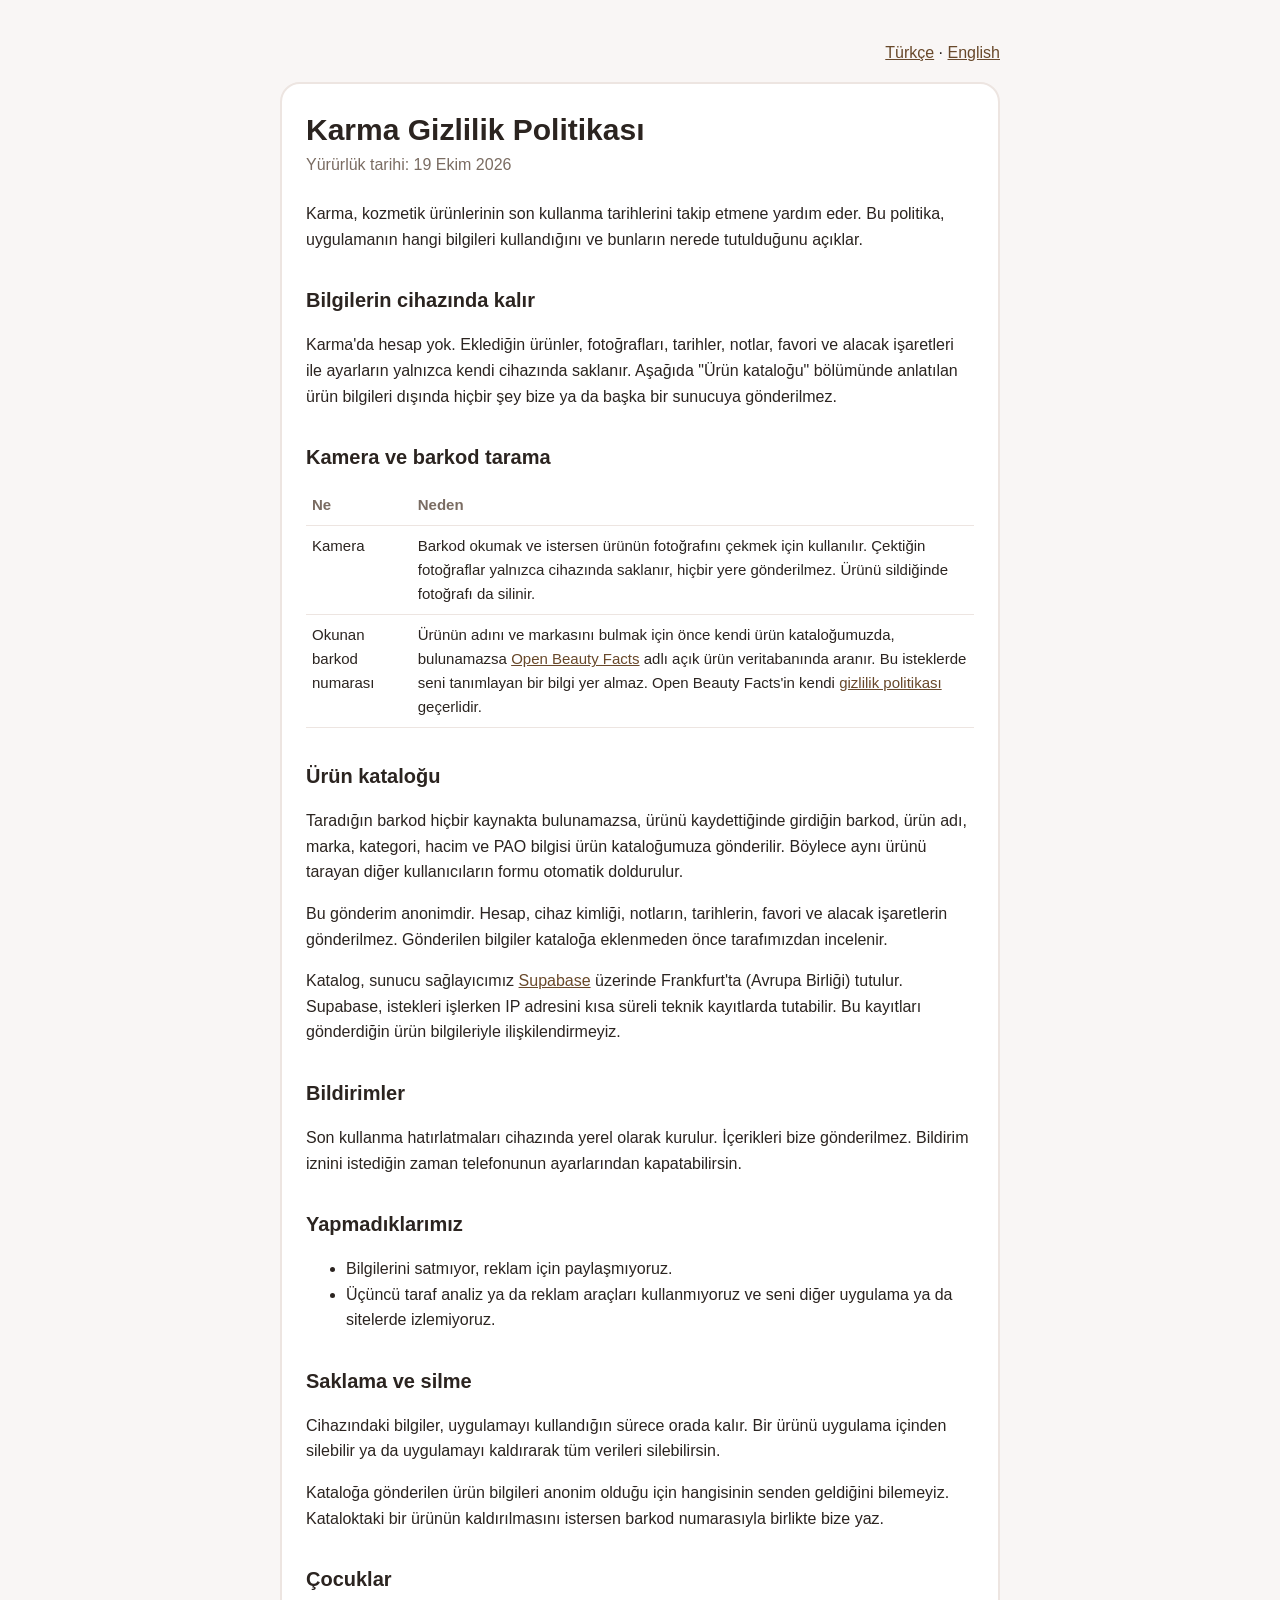
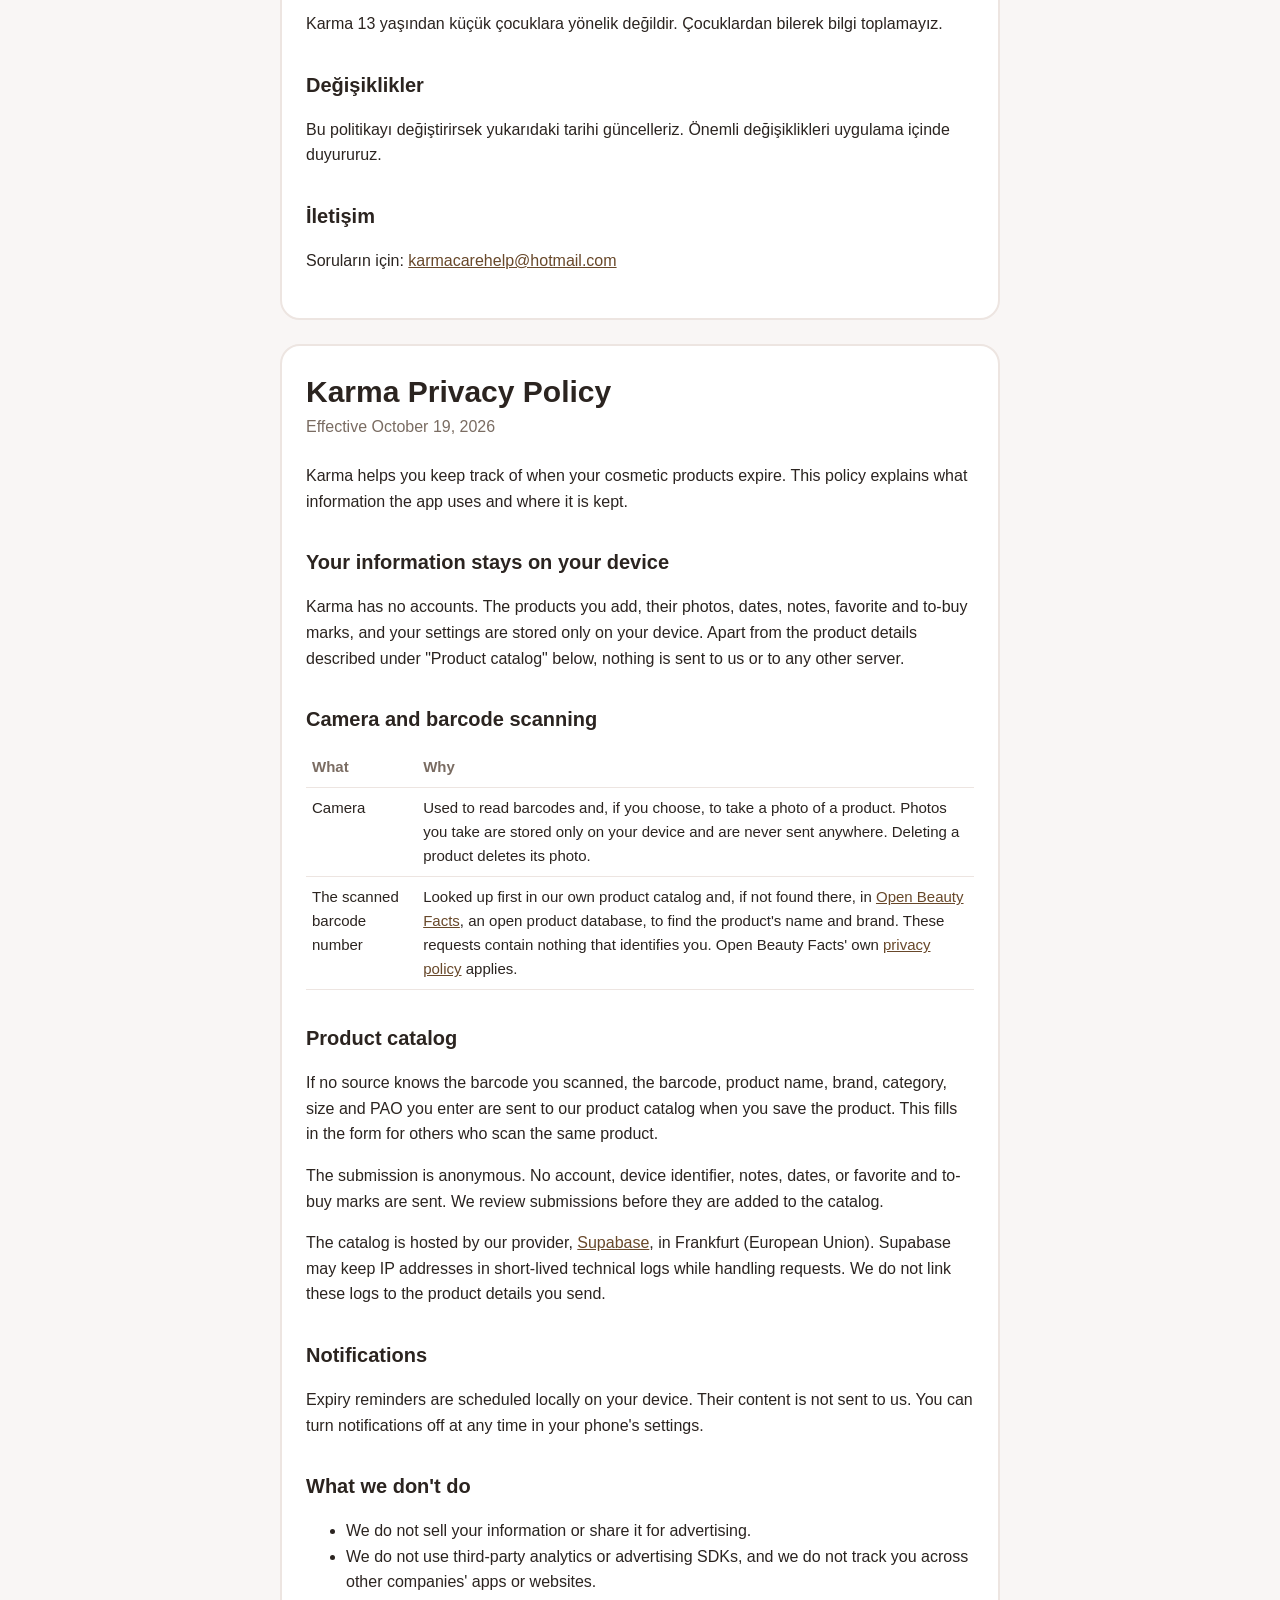
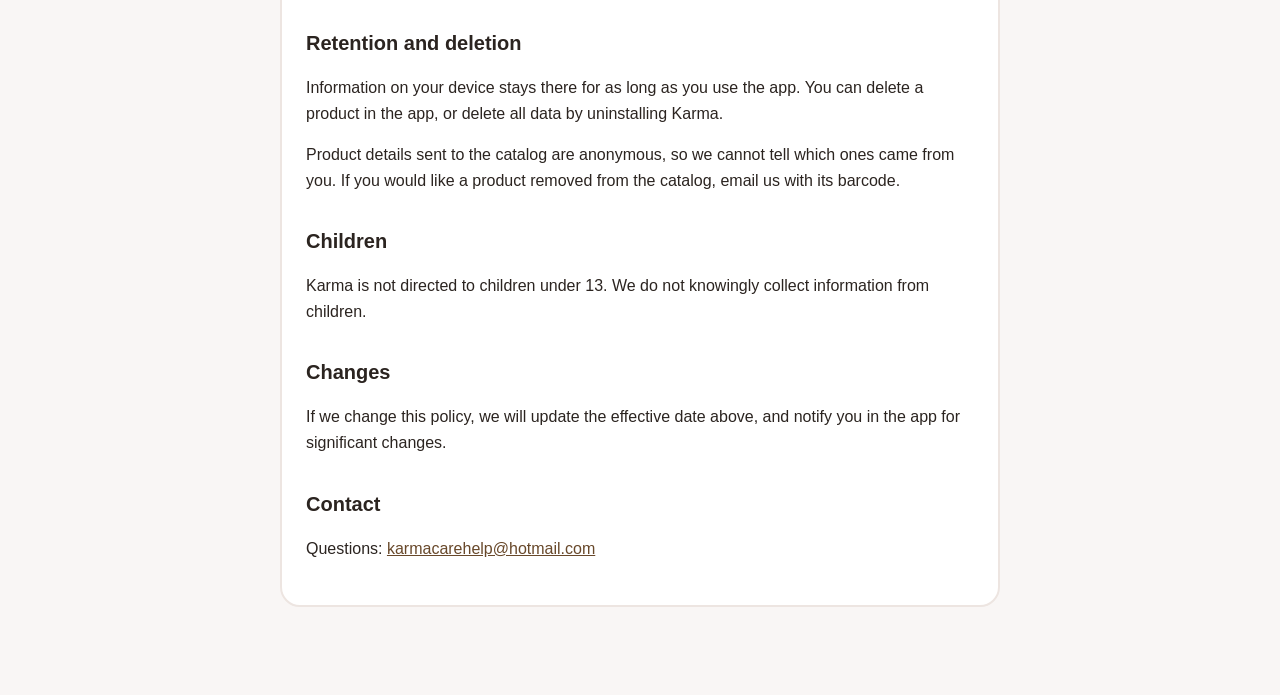
<file: index.html>
<!doctype html>
<html lang="en">
<head>
<meta charset="utf-8">
<meta name="viewport" content="width=device-width, initial-scale=1">
<title>Karma Legal</title>
<meta http-equiv="refresh" content="0; url=privacy.html">
</head>
<body>
<p><a href="privacy.html">Karma Privacy Policy</a></p>
</body>
</html>
</file>
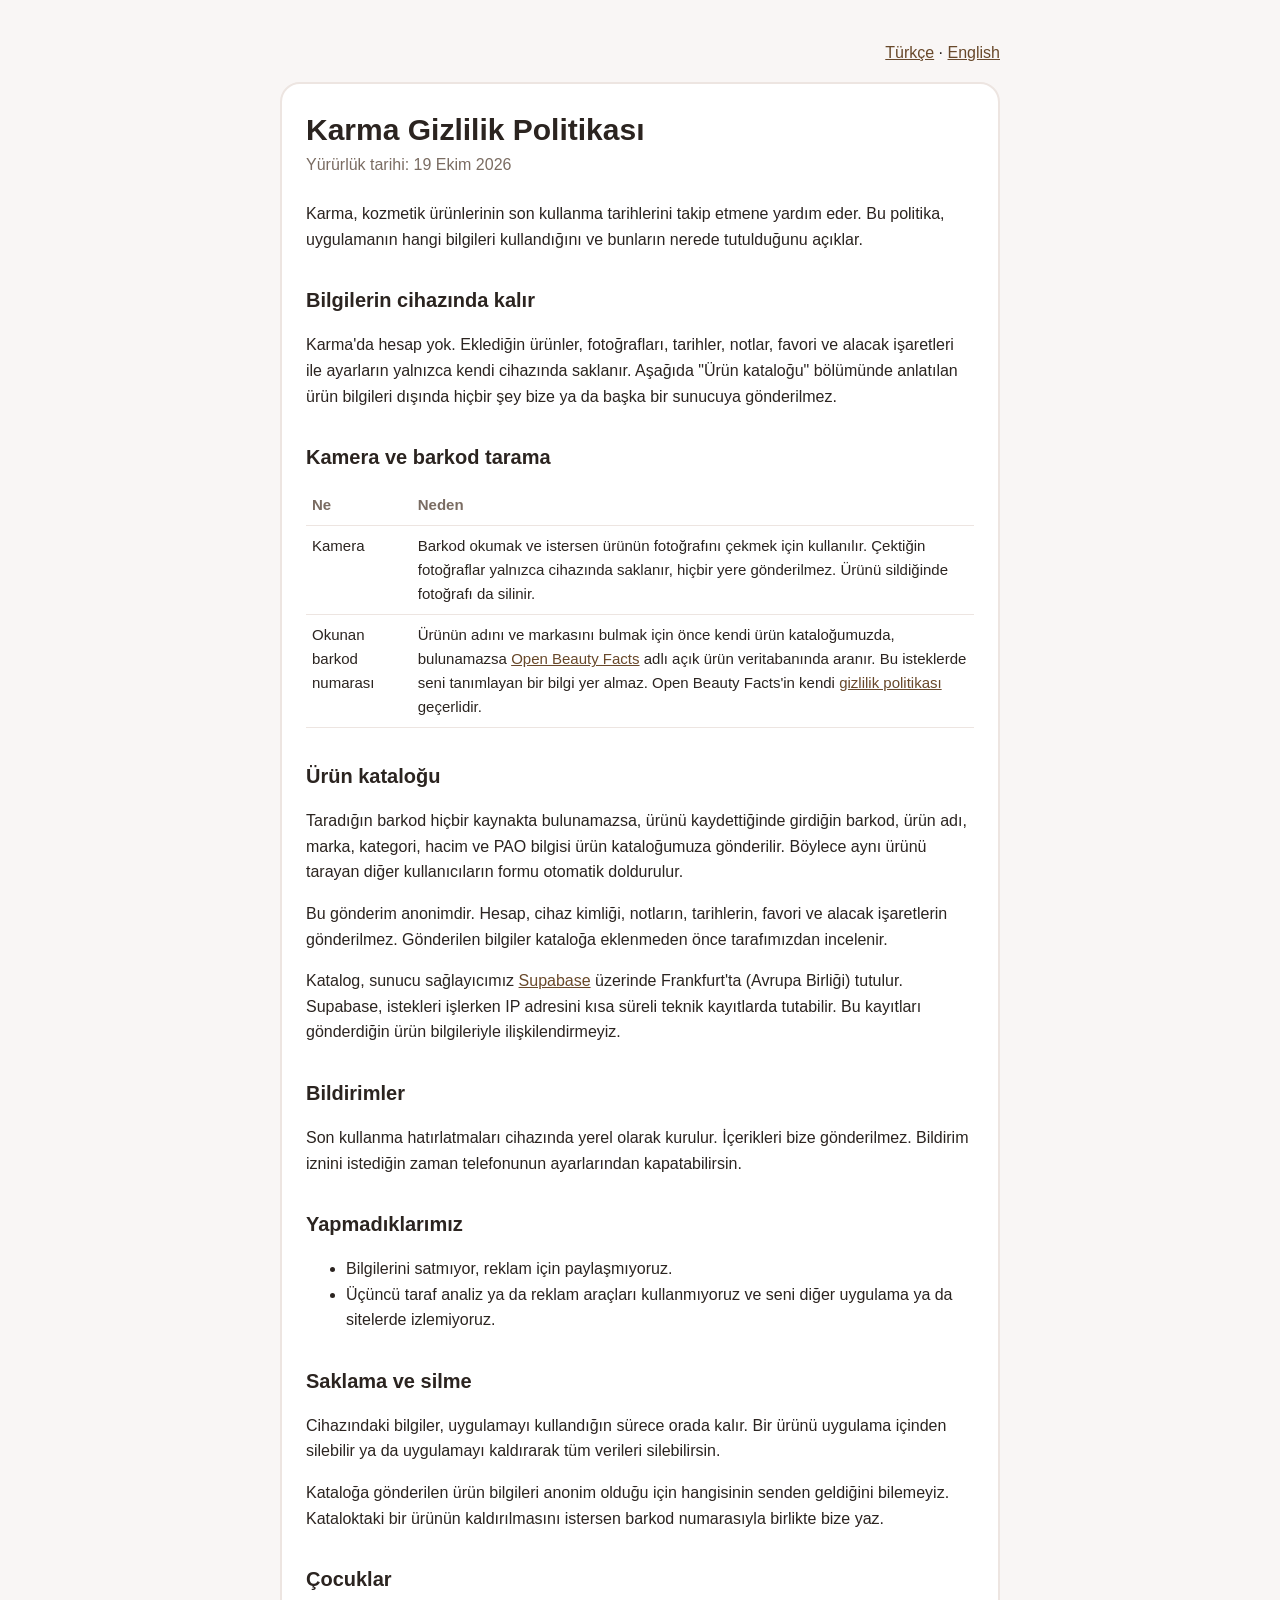
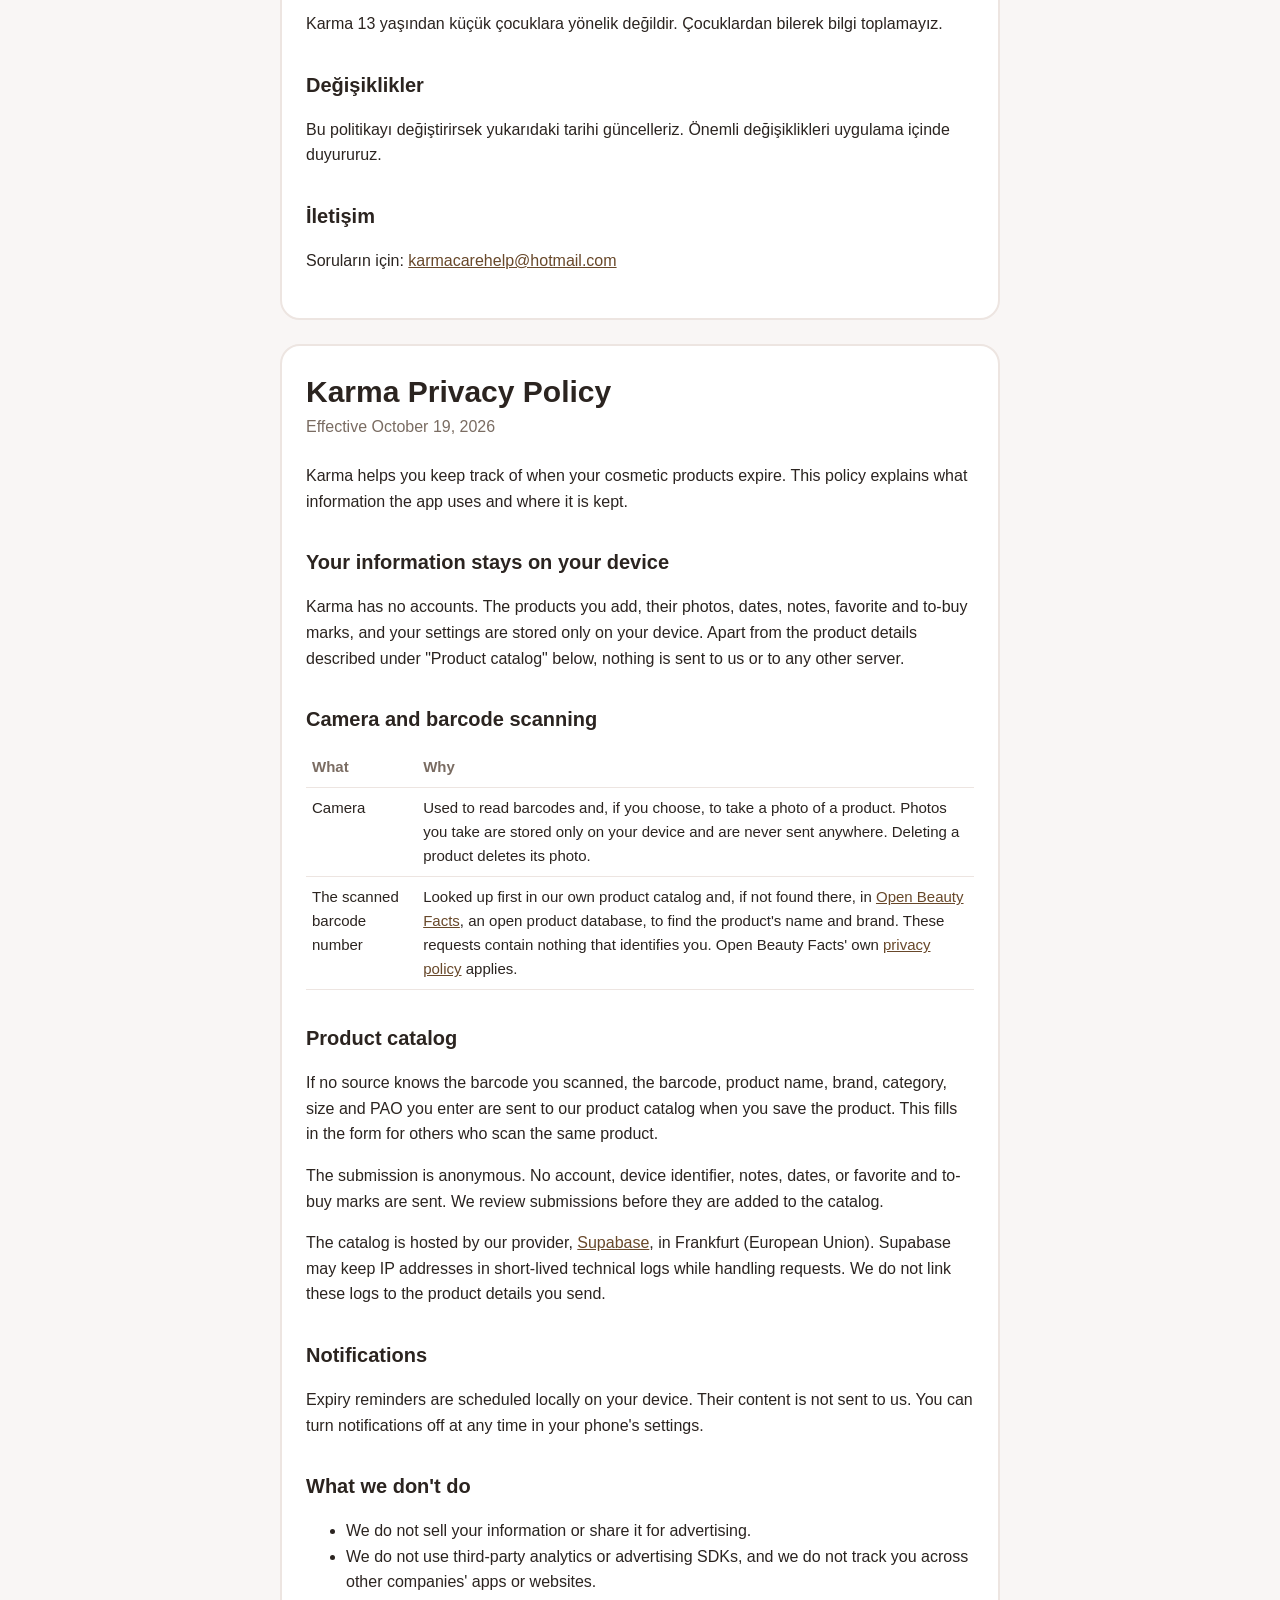
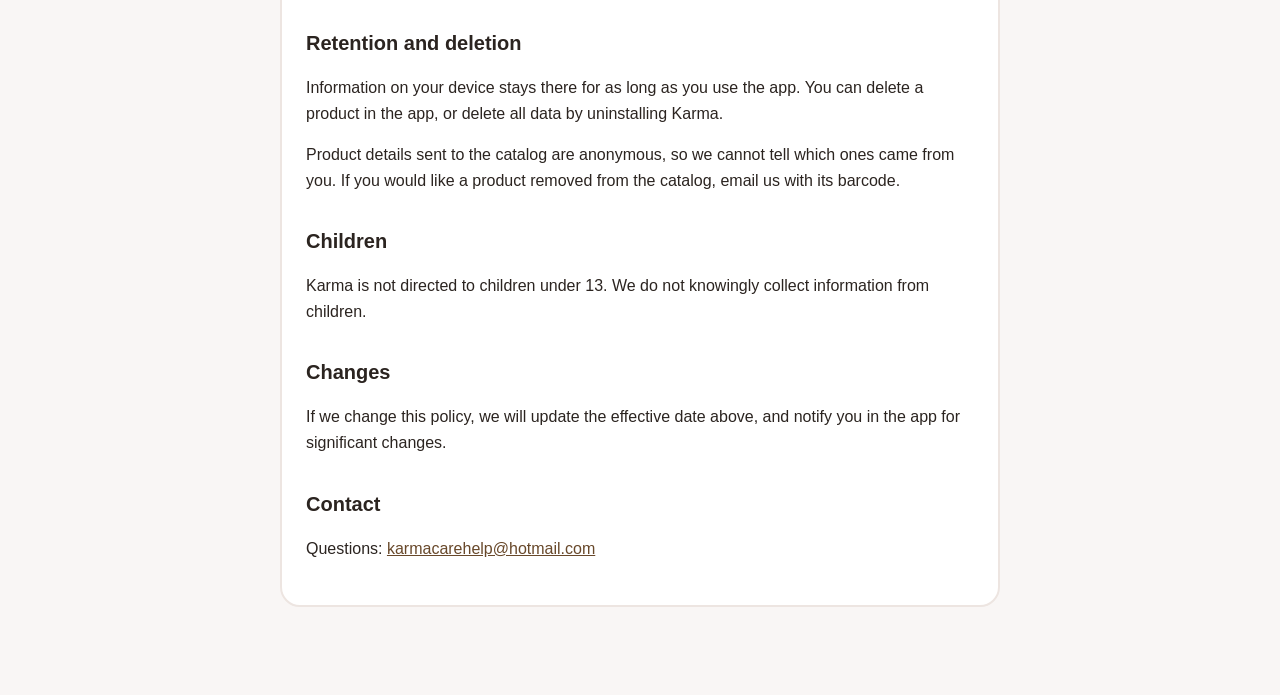
<file: privacy.html>
<!doctype html>
<html lang="tr">
<head>
<meta charset="utf-8">
<meta name="viewport" content="width=device-width, initial-scale=1">
<title>Karma Privacy Policy</title>
<link rel="stylesheet" href="style.css">
</head>
<body>
<main>
<p class="lang"><a href="#tr">Türkçe</a> · <a href="#en">English</a></p>

<article id="tr" lang="tr">
<h1>Karma Gizlilik Politikası</h1>
<p class="meta">Yürürlük tarihi: 19 Ekim 2026</p>

<p>Karma, kozmetik ürünlerinin son kullanma tarihlerini takip etmene yardım eder. Bu politika, uygulamanın hangi bilgileri kullandığını ve bunların nerede tutulduğunu açıklar.</p>

<h2>Bilgilerin cihazında kalır</h2>
<p>Karma'da hesap yok. Eklediğin ürünler, fotoğrafları, tarihler, notlar, favori ve alacak işaretleri ile ayarların yalnızca kendi cihazında saklanır. Aşağıda "Ürün kataloğu" bölümünde anlatılan ürün bilgileri dışında hiçbir şey bize ya da başka bir sunucuya gönderilmez.</p>

<h2>Kamera ve barkod tarama</h2>
<table>
  <tr><th>Ne</th><th>Neden</th></tr>
  <tr><td>Kamera</td><td>Barkod okumak ve istersen ürünün fotoğrafını çekmek için kullanılır. Çektiğin fotoğraflar yalnızca cihazında saklanır, hiçbir yere gönderilmez. Ürünü sildiğinde fotoğrafı da silinir.</td></tr>
  <tr><td>Okunan barkod numarası</td><td>Ürünün adını ve markasını bulmak için önce kendi ürün kataloğumuzda, bulunamazsa <a href="https://world.openbeautyfacts.org">Open Beauty Facts</a> adlı açık ürün veritabanında aranır. Bu isteklerde seni tanımlayan bir bilgi yer almaz. Open Beauty Facts'in kendi <a href="https://world.openbeautyfacts.org/privacy">gizlilik politikası</a> geçerlidir.</td></tr>
</table>

<h2>Ürün kataloğu</h2>
<p>Taradığın barkod hiçbir kaynakta bulunamazsa, ürünü kaydettiğinde girdiğin barkod, ürün adı, marka, kategori, hacim ve PAO bilgisi ürün kataloğumuza gönderilir. Böylece aynı ürünü tarayan diğer kullanıcıların formu otomatik doldurulur.</p>
<p>Bu gönderim anonimdir. Hesap, cihaz kimliği, notların, tarihlerin, favori ve alacak işaretlerin gönderilmez. Gönderilen bilgiler kataloğa eklenmeden önce tarafımızdan incelenir.</p>
<p>Katalog, sunucu sağlayıcımız <a href="https://supabase.com">Supabase</a> üzerinde Frankfurt'ta (Avrupa Birliği) tutulur. Supabase, istekleri işlerken IP adresini kısa süreli teknik kayıtlarda tutabilir. Bu kayıtları gönderdiğin ürün bilgileriyle ilişkilendirmeyiz.</p>

<h2>Bildirimler</h2>
<p>Son kullanma hatırlatmaları cihazında yerel olarak kurulur. İçerikleri bize gönderilmez. Bildirim iznini istediğin zaman telefonunun ayarlarından kapatabilirsin.</p>

<h2>Yapmadıklarımız</h2>
<ul>
  <li>Bilgilerini satmıyor, reklam için paylaşmıyoruz.</li>
  <li>Üçüncü taraf analiz ya da reklam araçları kullanmıyoruz ve seni diğer uygulama ya da sitelerde izlemiyoruz.</li>
</ul>

<h2>Saklama ve silme</h2>
<p>Cihazındaki bilgiler, uygulamayı kullandığın sürece orada kalır. Bir ürünü uygulama içinden silebilir ya da uygulamayı kaldırarak tüm verileri silebilirsin.</p>
<p>Kataloğa gönderilen ürün bilgileri anonim olduğu için hangisinin senden geldiğini bilemeyiz. Kataloktaki bir ürünün kaldırılmasını istersen barkod numarasıyla birlikte bize yaz.</p>

<h2>Çocuklar</h2>
<p>Karma 13 yaşından küçük çocuklara yönelik değildir. Çocuklardan bilerek bilgi toplamayız.</p>

<h2>Değişiklikler</h2>
<p>Bu politikayı değiştirirsek yukarıdaki tarihi güncelleriz. Önemli değişiklikleri uygulama içinde duyururuz.</p>

<h2>İletişim</h2>
<p>Soruların için: <a href="mailto:karmacarehelp@hotmail.com">karmacarehelp@hotmail.com</a></p>
</article>

<article id="en" lang="en">
<h1>Karma Privacy Policy</h1>
<p class="meta">Effective October 19, 2026</p>

<p>Karma helps you keep track of when your cosmetic products expire. This policy explains what information the app uses and where it is kept.</p>

<h2>Your information stays on your device</h2>
<p>Karma has no accounts. The products you add, their photos, dates, notes, favorite and to-buy marks, and your settings are stored only on your device. Apart from the product details described under "Product catalog" below, nothing is sent to us or to any other server.</p>

<h2>Camera and barcode scanning</h2>
<table>
  <tr><th>What</th><th>Why</th></tr>
  <tr><td>Camera</td><td>Used to read barcodes and, if you choose, to take a photo of a product. Photos you take are stored only on your device and are never sent anywhere. Deleting a product deletes its photo.</td></tr>
  <tr><td>The scanned barcode number</td><td>Looked up first in our own product catalog and, if not found there, in <a href="https://world.openbeautyfacts.org">Open Beauty Facts</a>, an open product database, to find the product's name and brand. These requests contain nothing that identifies you. Open Beauty Facts' own <a href="https://world.openbeautyfacts.org/privacy">privacy policy</a> applies.</td></tr>
</table>

<h2>Product catalog</h2>
<p>If no source knows the barcode you scanned, the barcode, product name, brand, category, size and PAO you enter are sent to our product catalog when you save the product. This fills in the form for others who scan the same product.</p>
<p>The submission is anonymous. No account, device identifier, notes, dates, or favorite and to-buy marks are sent. We review submissions before they are added to the catalog.</p>
<p>The catalog is hosted by our provider, <a href="https://supabase.com">Supabase</a>, in Frankfurt (European Union). Supabase may keep IP addresses in short-lived technical logs while handling requests. We do not link these logs to the product details you send.</p>

<h2>Notifications</h2>
<p>Expiry reminders are scheduled locally on your device. Their content is not sent to us. You can turn notifications off at any time in your phone's settings.</p>

<h2>What we don't do</h2>
<ul>
  <li>We do not sell your information or share it for advertising.</li>
  <li>We do not use third-party analytics or advertising SDKs, and we do not track you across other companies' apps or websites.</li>
</ul>

<h2>Retention and deletion</h2>
<p>Information on your device stays there for as long as you use the app. You can delete a product in the app, or delete all data by uninstalling Karma.</p>
<p>Product details sent to the catalog are anonymous, so we cannot tell which ones came from you. If you would like a product removed from the catalog, email us with its barcode.</p>

<h2>Children</h2>
<p>Karma is not directed to children under 13. We do not knowingly collect information from children.</p>

<h2>Changes</h2>
<p>If we change this policy, we will update the effective date above, and notify you in the app for significant changes.</p>

<h2>Contact</h2>
<p>Questions: <a href="mailto:karmacarehelp@hotmail.com">karmacarehelp@hotmail.com</a></p>
</article>
</main>
</body>
</html>
</file>
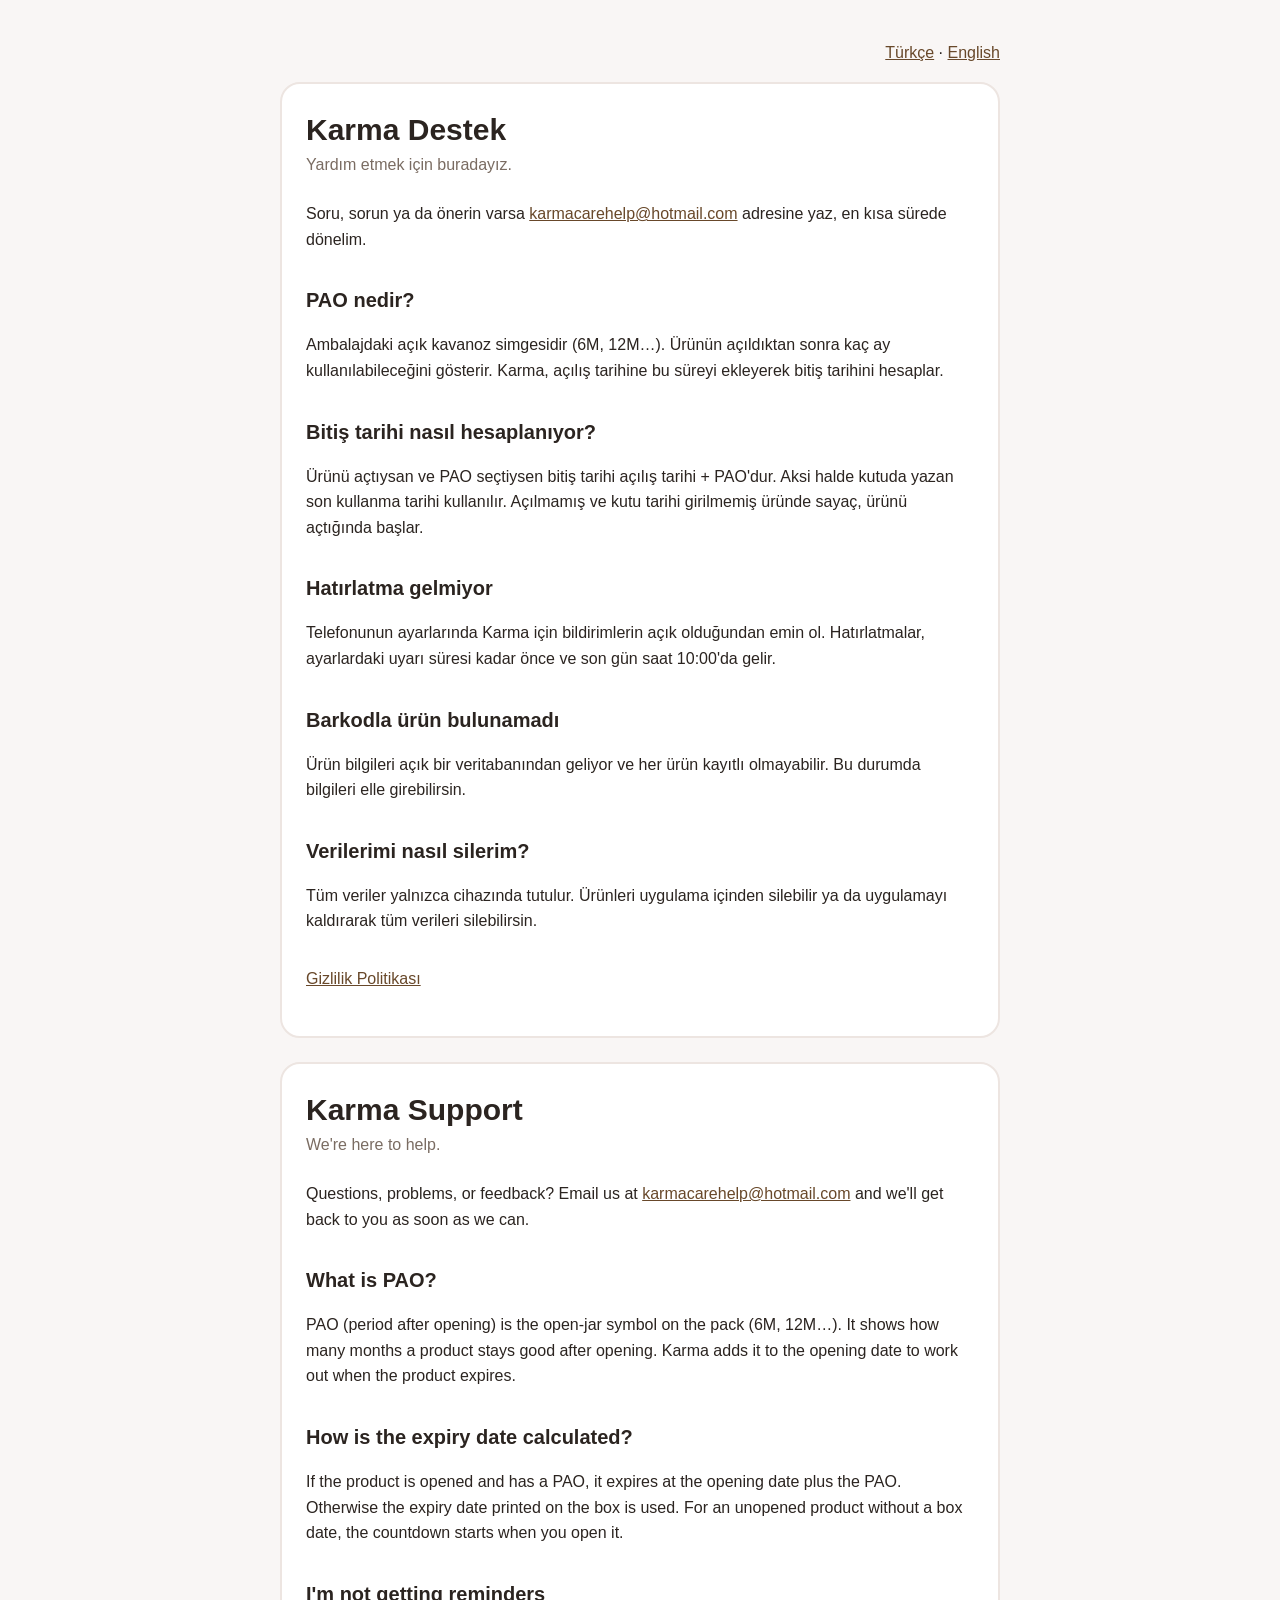
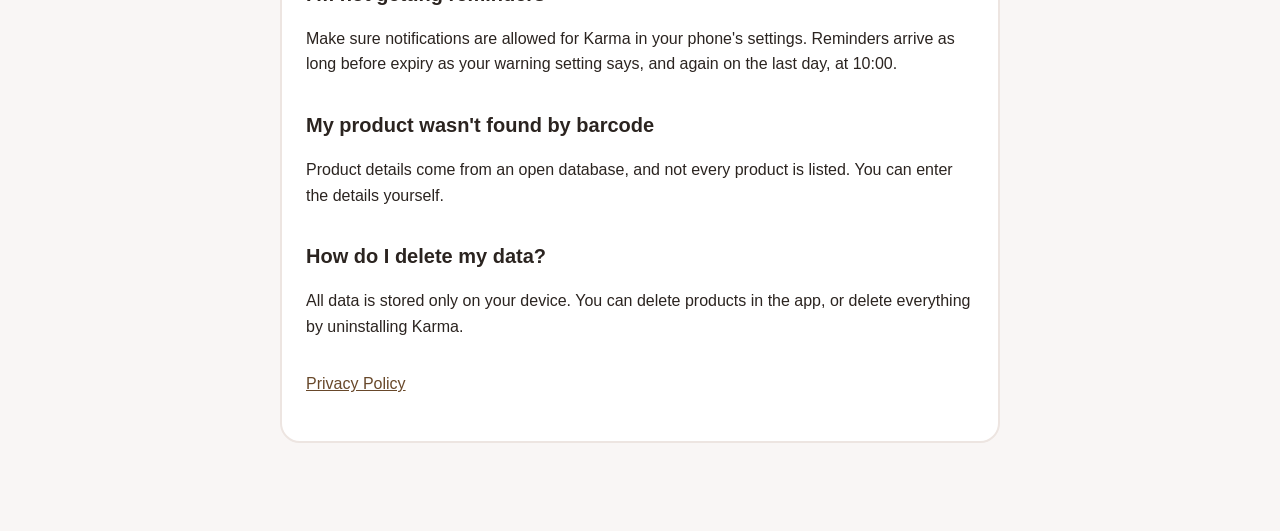
<file: support.html>
<!doctype html>
<html lang="tr">
<head>
<meta charset="utf-8">
<meta name="viewport" content="width=device-width, initial-scale=1">
<title>Karma Support</title>
<link rel="stylesheet" href="style.css">
</head>
<body>
<main>
<p class="lang"><a href="#tr">Türkçe</a> · <a href="#en">English</a></p>

<article id="tr" lang="tr">
<h1>Karma Destek</h1>
<p class="meta">Yardım etmek için buradayız.</p>

<p>Soru, sorun ya da önerin varsa <a href="mailto:karmacarehelp@hotmail.com">karmacarehelp@hotmail.com</a> adresine yaz, en kısa sürede dönelim.</p>

<h2>PAO nedir?</h2>
<p>Ambalajdaki açık kavanoz simgesidir (6M, 12M…). Ürünün açıldıktan sonra kaç ay kullanılabileceğini gösterir. Karma, açılış tarihine bu süreyi ekleyerek bitiş tarihini hesaplar.</p>

<h2>Bitiş tarihi nasıl hesaplanıyor?</h2>
<p>Ürünü açtıysan ve PAO seçtiysen bitiş tarihi açılış tarihi + PAO'dur. Aksi halde kutuda yazan son kullanma tarihi kullanılır. Açılmamış ve kutu tarihi girilmemiş üründe sayaç, ürünü açtığında başlar.</p>

<h2>Hatırlatma gelmiyor</h2>
<p>Telefonunun ayarlarında Karma için bildirimlerin açık olduğundan emin ol. Hatırlatmalar, ayarlardaki uyarı süresi kadar önce ve son gün saat 10:00'da gelir.</p>

<h2>Barkodla ürün bulunamadı</h2>
<p>Ürün bilgileri açık bir veritabanından geliyor ve her ürün kayıtlı olmayabilir. Bu durumda bilgileri elle girebilirsin.</p>

<h2>Verilerimi nasıl silerim?</h2>
<p>Tüm veriler yalnızca cihazında tutulur. Ürünleri uygulama içinden silebilir ya da uygulamayı kaldırarak tüm verileri silebilirsin.</p>

<p style="margin-top: 32px;"><a href="privacy.html">Gizlilik Politikası</a></p>
</article>

<article id="en" lang="en">
<h1>Karma Support</h1>
<p class="meta">We're here to help.</p>

<p>Questions, problems, or feedback? Email us at <a href="mailto:karmacarehelp@hotmail.com">karmacarehelp@hotmail.com</a> and we'll get back to you as soon as we can.</p>

<h2>What is PAO?</h2>
<p>PAO (period after opening) is the open-jar symbol on the pack (6M, 12M…). It shows how many months a product stays good after opening. Karma adds it to the opening date to work out when the product expires.</p>

<h2>How is the expiry date calculated?</h2>
<p>If the product is opened and has a PAO, it expires at the opening date plus the PAO. Otherwise the expiry date printed on the box is used. For an unopened product without a box date, the countdown starts when you open it.</p>

<h2>I'm not getting reminders</h2>
<p>Make sure notifications are allowed for Karma in your phone's settings. Reminders arrive as long before expiry as your warning setting says, and again on the last day, at 10:00.</p>

<h2>My product wasn't found by barcode</h2>
<p>Product details come from an open database, and not every product is listed. You can enter the details yourself.</p>

<h2>How do I delete my data?</h2>
<p>All data is stored only on your device. You can delete products in the app, or delete everything by uninstalling Karma.</p>

<p style="margin-top: 32px;"><a href="privacy.html">Privacy Policy</a></p>
</article>
</main>
</body>
</html>
</file>
<file: style.css>
:root { --ink: #2B2420; --muted: #7A6C62; --accent: #68482A; --bg: #F9F6F5; --card: #FFFFFF; --border: #EDE5E1; }
@media (prefers-color-scheme: dark) {
  :root { --ink: #F3EEEA; --muted: #B5A79C; --accent: #D7A9A8; --bg: #1A1614; --card: #241F1C; --border: #362F2B; }
}
body { margin: 0; background: var(--bg); color: var(--ink); font: 16px/1.6 -apple-system, BlinkMacSystemFont, "Segoe UI", sans-serif; }
main { max-width: 720px; margin: 0 auto; padding: 40px 16px 64px; }
article { background: var(--card); border: 2px solid var(--border); border-radius: 20px; padding: 28px 24px; margin-bottom: 24px; }
h1 { font-size: 30px; line-height: 1.2; margin: 0 0 4px; }
h2 { font-size: 20px; margin: 32px 0 8px; }
p, li { color: var(--ink); }
.meta { color: var(--muted); margin: 0 0 24px; }
.lang { text-align: right; margin: 0 0 16px; }
a { color: var(--accent); }
table { width: 100%; border-collapse: collapse; margin: 12px 0; font-size: 15px; }
th, td { text-align: left; vertical-align: top; padding: 8px 6px; border-bottom: 1px solid var(--border); }
th { color: var(--muted); font-weight: 600; }
</file>
